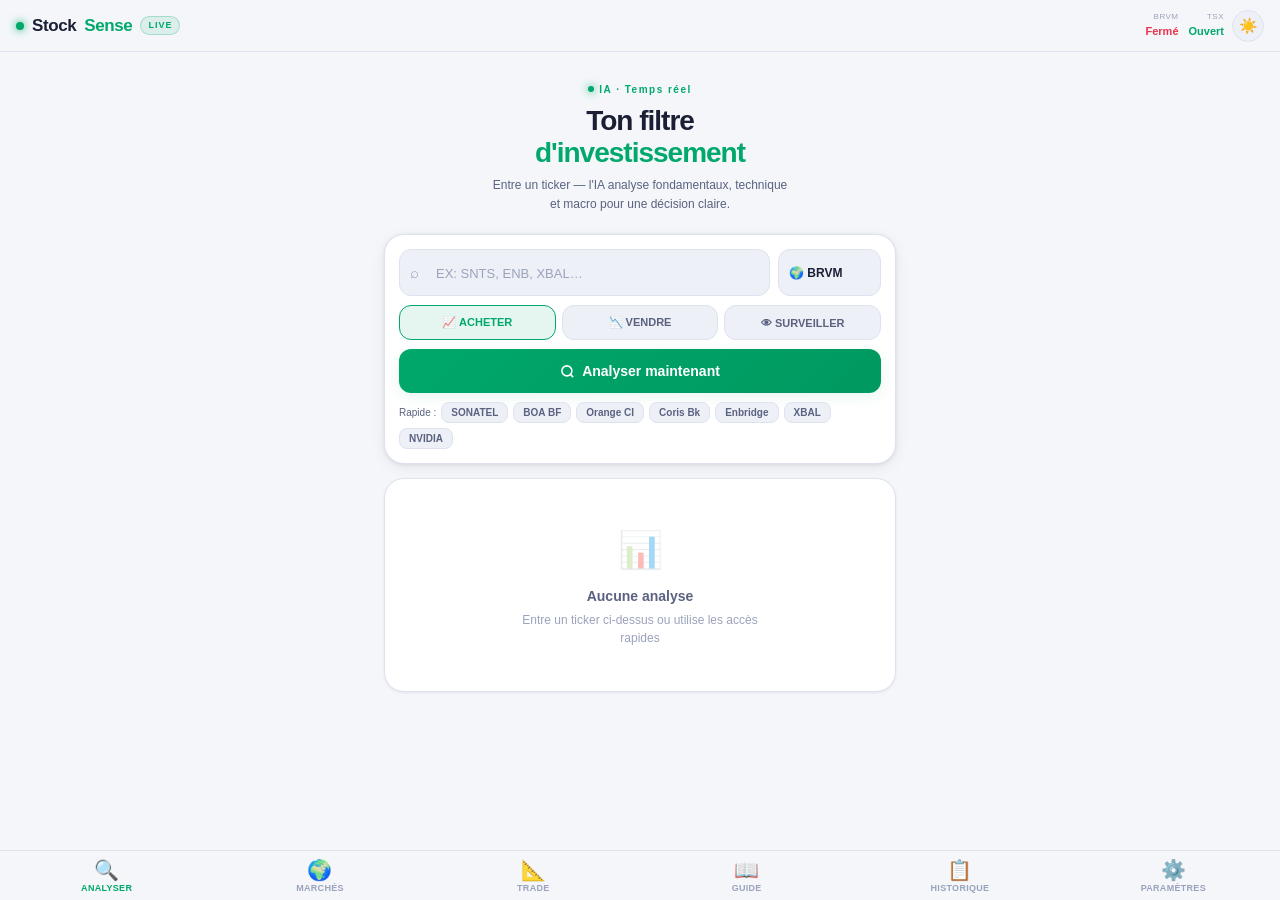
<file: index.html>
<!DOCTYPE html>
<html lang="fr">
<head>
<meta http-equiv="Content-Security-Policy" content="default-src 'self'; script-src 'self' 'unsafe-inline'; style-src 'self' 'unsafe-inline'; img-src 'self' data: https:; connect-src 'self' https://api.anthropic.com https://api.deepseek.com https://api.mistral.ai https://api.twelvedata.com https://openrouter.ai; object-src 'none'; base-uri 'self'; form-action 'none'">
<meta charset="UTF-8">
<meta name="viewport" content="width=device-width,initial-scale=1.0,viewport-fit=cover">
<meta name="apple-mobile-web-app-capable" content="yes">
<meta name="apple-mobile-web-app-status-bar-style" content="default">
<meta name="apple-mobile-web-app-title" content="StockSense">
<meta name="theme-color" content="#F4F6FA" id="theme-color-meta">
<meta name="description" content="Analyse boursière IA — BRVM, TSX, USA, Europe, Asie, Émergents">
<link rel="manifest" href="manifest.json">
<link rel="apple-touch-icon" href="icons/icon-192.png">
<link rel="stylesheet" href="css/style.css">
<title>StockSense AI</title>
<!-- Thème appliqué immédiatement pour éviter le flash blanc→noir -->
<script>
(function(){
  var t = localStorage.getItem('ss_theme') || 'light';
  document.documentElement.setAttribute('data-theme', t);
  var m = document.getElementById('theme-color-meta');
  if (m) m.content = t === 'dark' ? '#080A0F' : '#F4F6FA';
})();
</script>
</head>
<body>

<!-- TOPBAR -->
<div class="topbar">
  <div class="brand">
    <div class="brand-dot"></div>
    Stock<em>Sense</em>
    <span class="live-badge">LIVE</span>
  </div>
  <div class="topbar-actions">
    <div class="offline-badge" id="offline-b">📡 HORS LIGNE</div>
    <div class="mkt-row">
      <div class="mkt-item"><div class="mkt-name">BRVM</div><div class="mkt-val" id="bmv">+37.4%</div></div>
      <div class="mkt-item"><div class="mkt-name">TSX</div><div class="mkt-val" id="tmv">+12.1%</div></div>
    </div>
    <button class="theme-toggle" id="theme-btn" onclick="SS_APP.toggleTheme()" title="Changer de thème">☀️</button>
  </div>
</div>

<main>

<!-- PAGE ANALYSER -->
<div class="page active" id="page-analyze">
  <div class="hero">
    <div class="hero-tag"><div class="brand-dot" style="width:6px;height:6px"></div> IA · Temps réel</div>
    <h1>Ton filtre<br><em>d'investissement</em></h1>
    <p>Entre un ticker — l'IA analyse fondamentaux, technique et macro pour une décision claire.</p>
  </div>

  <div class="search-card">
    <div class="input-row">
      <div class="input-wrap">
        <span class="search-icon">⌕</span>
        <input id="tickerInput" type="text" placeholder="Ex: SNTS, ENB, XBAL…"
          autocomplete="off" autocorrect="off" spellcheck="false"
          autocapitalize="characters" inputmode="text">
      </div>
      <select id="marketSelect">
        <option value="BRVM">🌍 BRVM</option>
        <option value="TSX">🍁 TSX</option>
        <option value="USA">🇺🇸 États-Unis</option>
        <option value="Europe">🇪🇺 Europe</option>
        <option value="Asie">🌏 Asie</option>
        <option value="Émergents">🌐 Émergents</option>
        <option value="AUTO">🔍 Auto</option>
      </select>
    </div>
    <div class="intent-row">
      <button class="intent-btn active-buy" id="ib-buy"   onclick="SS_APP.setIntent('buy')">📈 ACHETER</button>
      <button class="intent-btn"            id="ib-sell"  onclick="SS_APP.setIntent('sell')">📉 VENDRE</button>
      <button class="intent-btn"            id="ib-watch" onclick="SS_APP.setIntent('watch')">👁 SURVEILLER</button>
    </div>
    <button class="analyze-btn" id="analyze-btn" onclick="SS_APP.runAnalysis()">
      <svg width="15" height="15" viewBox="0 0 24 24" fill="none" stroke="currentColor" stroke-width="2.5">
        <circle cx="11" cy="11" r="8"/><path d="M21 21l-4.35-4.35"/>
      </svg>
      Analyser maintenant
    </button>
    <div class="quick-picks">
      <span class="qp-label">Rapide :</span>
      <button class="qp-btn" onclick="SS_APP.quickPick('SNTS','BRVM')">SONATEL</button>
      <button class="qp-btn" onclick="SS_APP.quickPick('BOABF','BRVM')">BOA BF</button>
      <button class="qp-btn" onclick="SS_APP.quickPick('ORAC','BRVM')">Orange CI</button>
      <button class="qp-btn" onclick="SS_APP.quickPick('CBIBF','BRVM')">Coris Bk</button>
      <button class="qp-btn" onclick="SS_APP.quickPick('ENB','TSX')">Enbridge</button>
      <button class="qp-btn" onclick="SS_APP.quickPick('XBAL','TSX')">XBAL</button>
      <button class="qp-btn" onclick="SS_APP.quickPick('NVDA','AUTO')">NVIDIA</button>
    </div>
  </div>

  <div class="loading-state" id="loading-state">
    <div class="loading-ticker" id="loading-ticker">—</div>
    <div style="color:var(--mu);font-size:12px" id="loading-provider-label">Analyse IA en cours…</div>
    <div class="loading-bar-wrap"><div class="loading-bar"></div></div>
    <div style="margin-top:12px" id="loading-steps"></div>
  </div>

  <div id="results-section" style="display:none"></div>

  <div class="empty-state" id="empty-state">
    <div class="empty-icon">📊</div>
    <div class="empty-title">Aucune analyse</div>
    <div class="empty-text">Entre un ticker ci-dessus ou utilise les accès rapides</div>
  </div>
</div>

<!-- PAGE MARCHÉS -->
<div class="page" id="page-markets">
  <div class="page-header">
    <div class="page-eyebrow">Top Actions</div>
    <div class="page-title">Marchés mondiaux</div>
    <div class="page-sub">Meilleures opportunités par région — analyse IA</div>
  </div>
  <div class="region-tabs">
    <button class="rtab active" onclick="SS_APP.selectRegion('brvm',this)">
      🌍 BRVM<div class="rtab-dot" id="rd-brvm" style="background:#9BA3BC"></div>
    </button>
    <button class="rtab" onclick="SS_APP.selectRegion('tsx',this)">
      🍁 Canada<div class="rtab-dot" id="rd-tsx" style="background:#9BA3BC"></div>
    </button>
    <button class="rtab" onclick="SS_APP.selectRegion('usa',this)">
      🇺🇸 USA<div class="rtab-dot" id="rd-usa" style="background:#9BA3BC"></div>
    </button>
    <button class="rtab" onclick="SS_APP.selectRegion('europe',this)">
      🇪🇺 Europe<div class="rtab-dot" id="rd-europe" style="background:#9BA3BC"></div>
    </button>
    <button class="rtab" onclick="SS_APP.selectRegion('asie',this)">
      🌏 Asie<div class="rtab-dot" id="rd-asie" style="background:#9BA3BC"></div>
    </button>
    <button class="rtab" onclick="SS_APP.selectRegion('emergents',this)">
      🌐 Émergents<div class="rtab-dot" id="rd-emergents" style="background:#9BA3BC"></div>
    </button>
  </div>
  <div class="mkt-bar">
    <button class="mkt-refresh-btn" onclick="SS_APP.refreshMarket()">↻ Actualiser</button>
    <span class="mkt-ts" id="mkt-ts">Jamais actualisé</span>
  </div>
  <div id="mkt-body">
    <div class="mkt-loading">
      <div class="mkt-spin"></div>
      <div class="mkt-load-txt">Sélectionne une région pour commencer</div>
    </div>
  </div>
</div>

<!-- PAGE GUIDE -->
<div class="page" id="page-guide">
  <div class="page-header">
    <div class="page-eyebrow">Fondamentaux</div>
    <div class="page-title">Guide de lecture</div>
    <div class="page-sub">Comprendre les indicateurs boursiers</div>
  </div>
  <div id="guide-content"></div>
  <div style="height:24px"></div>
</div>

<!-- PAGE HISTORIQUE -->
<div class="page" id="page-history">
  <div class="page-header">
    <div style="display:flex;align-items:center;justify-content:space-between">
      <div>
        <div class="page-eyebrow">Historique</div>
        <div class="page-title">Mes analyses</div>
      </div>
      <button onclick="SS_APP.clearHistory()" style="padding:7px 13px;border-radius:var(--r-md);border:1px solid var(--bd);background:transparent;color:var(--mu);font-size:11px;font-weight:600;cursor:pointer">Nettoyer</button>
    </div>
  </div>
  <div id="history-content"></div>
  <div style="height:24px"></div>
</div>

<!-- PAGE PARAMÈTRES -->
<div class="page" id="page-settings">
  <div class="page-header">
    <div class="page-eyebrow">Configuration</div>
    <div class="page-title">Paramètres</div>
    <div class="page-sub">Fournisseur IA, clé API et préférences</div>
  </div>

  <!-- THÈME -->
  <div class="settings-section">
    <div class="settings-title">Apparence</div>
    <div class="theme-toggle-row">
      <div>
        <div class="settings-label">Thème sombre</div>
        <div class="settings-sub">Basculer entre clair et sombre</div>
      </div>
      <div class="toggle-switch" id="theme-toggle" onclick="SS_APP.toggleTheme()">
        <div class="toggle-knob"></div>
      </div>
    </div>
  </div>

  <!-- FOURNISSEUR IA -->
  <div class="settings-section">
    <div class="settings-title">Fournisseur IA</div>
    <div style="font-size:12px;color:var(--mu);margin-bottom:12px;line-height:1.6">
      Choisis le modèle IA pour tes analyses. Chaque fournisseur a sa propre clé API.
    </div>
    <div class="provider-grid" id="provider-grid">
      <div class="provider-card" data-provider="claude" onclick="SS_APP.selectProvider('claude')">
        <div class="prov-logo">🤖</div>
        <div class="prov-name">Claude</div>
        <div class="prov-model">Sonnet 4.6</div>
        <div class="prov-badge free-tier">Bloqué (CORS)</div>
      </div>
      <div class="provider-card" data-provider="mistral" onclick="SS_APP.selectProvider('mistral')">
        <div class="prov-logo">🌊</div>
        <div class="prov-name">Mistral AI</div>
        <div class="prov-model">Small Latest</div>
        <div class="prov-badge free-tier">1 mois gratuit</div>
      </div>
      <div class="provider-card selected" data-provider="deepseek" onclick="SS_APP.selectProvider('deepseek')">
        <div class="prov-logo">🔭</div>
        <div class="prov-name">DeepSeek</div>
        <div class="prov-model">DeepSeek Chat</div>
        <div class="prov-badge paid">Recommandé</div>
      </div>
      <div class="provider-card" data-provider="openrouter" onclick="SS_APP.selectProvider('openrouter')">
        <div class="prov-logo">🛤️</div>
        <div class="prov-name">OpenRouter</div>
        <div class="prov-model">Mistral 7B Free</div>
        <div class="prov-badge free">100% Gratuit</div>
      </div>
    </div>

    <!-- CHAMPS CLÉ API PAR PROVIDER -->
    <div class="api-fields">
      <div class="api-field-wrap" id="field-claude">
        <div class="api-field-label">
          Clé API Anthropic
          <a href="https://console.anthropic.com" target="_blank" rel="noopener noreferrer">→ Obtenir une clé</a>
        </div>
        <input class="api-key-input" id="key-claude" type="password"
          placeholder="sk-ant-api03-…" autocomplete="off" autocorrect="off" spellcheck="false">
        <div style="font-size:11px;color:var(--am);margin-top:5px">
          ⚠️ Anthropic refuse les appels directs depuis un navigateur (CORS) : cette clé ne peut pas
          débloquer les analyses dans cette app. Utilise DeepSeek à la place.
        </div>
      </div>
      <div class="api-field-wrap" id="field-mistral">
        <div class="api-field-label">
          Clé API Mistral AI
          <a href="https://console.mistral.ai" target="_blank" rel="noopener noreferrer">→ Obtenir une clé</a>
        </div>
        <input class="api-key-input" id="key-mistral" type="password"
          placeholder="Clé Mistral AI…" autocomplete="off" autocorrect="off" spellcheck="false">
      </div>
      <div class="api-field-wrap visible" id="field-deepseek">
        <div class="api-field-label">
          Clé API DeepSeek
          <a href="https://platform.deepseek.com" target="_blank" rel="noopener noreferrer">→ Obtenir une clé</a>
        </div>
        <input class="api-key-input" id="key-deepseek" type="password"
          placeholder="sk-…" autocomplete="off" autocorrect="off" spellcheck="false">
      </div>
      <div class="api-field-wrap" id="field-openrouter">
        <div class="api-field-label">
          Clé API OpenRouter
          <a href="https://openrouter.ai/keys" target="_blank" rel="noopener noreferrer">→ Obtenir une clé gratuite</a>
        </div>
        <input class="api-key-input" id="key-openrouter" type="password"
          placeholder="sk-or-…" autocomplete="off" autocorrect="off" spellcheck="false">
        <div style="font-size:11px;color:var(--gr);margin-top:5px">
          ✓ OpenRouter offre un accès gratuit à Mistral 7B sans carte bancaire.
        </div>
      </div>
    </div>
    <div class="api-key-actions" style="margin-top:10px">
      <button class="btn-save" onclick="SS_APP.saveApiKey()">Sauvegarder</button>
      <button class="btn-clear" onclick="SS_APP.testerCle()">Tester la clé</button>
      <button class="btn-clear" onclick="SS_APP.clearApiKey()">Effacer</button>
    </div>
    <div class="api-key-status" id="api-key-status">Non configurée</div>
    <div class="api-key-status" id="api-key-test" style="color:var(--mu)"></div>
  </div>

  <!-- DONNÉES DE MARCHÉ -->
  <div class="settings-section">
    <div class="settings-title">Données de marché</div>
    <div style="font-size:12px;color:var(--mu);margin-bottom:12px;line-height:1.6">
      Sans clé, l'IA <b>estime</b> les prix : l'analyse reste indicative. Avec une clé, les
      cotations, les volumes, le RSI(14) et les moyennes mobiles sont <b>réels et mesurés</b>.
    </div>
    <div class="api-field-label">
      Clé API Twelve Data
      <a href="https://twelvedata.com/pricing" target="_blank" rel="noopener noreferrer">→ Créer une clé gratuite</a>
    </div>
    <input class="api-key-input" id="quotes-key" type="password"
      placeholder="Colle ta clé Twelve Data…" autocomplete="off" autocorrect="off" spellcheck="false">
    <div class="api-key-actions" style="margin-top:10px">
      <button class="btn-save" onclick="SS_APP.saveQuotesKey()">Sauvegarder</button>
      <button class="btn-clear" onclick="SS_APP.testerQuotesCle()">Tester la source</button>
      <button class="btn-clear" onclick="SS_APP.clearQuotesKey()">Effacer</button>
    </div>
    <div class="api-key-status" id="quotes-key-status">Aucune clé</div>
    <div class="api-key-status" id="quotes-test" style="color:var(--mu)"></div>
    <div style="font-size:11px;color:var(--mu);margin-top:10px;line-height:1.55">
      <b style="color:var(--gr)">La BRVM ne demande aucune clé.</b> Ses cours de clôture sont extraits
      de brvm.org chaque séance par un runner GitHub Actions, puis publiés dans le dépôt :
      l'app les lit depuis sa propre origine. L'historique se construit séance après séance —
      le RSI BRVM devient calculable au bout d'une quinzaine de séances.
    </div>
  </div>

  <!-- INFOS -->
  <div class="settings-section">
    <div class="settings-title">Informations</div>
    <div class="settings-row">
      <div><div class="settings-label">Version</div><div class="settings-sub">StockSense AI v2.0</div></div>
    </div>
    <div class="settings-row">
      <div><div class="settings-label">Fournisseur actif</div><div class="settings-sub" id="active-provider-label">Claude (Anthropic)</div></div>
    </div>
    <div class="settings-row">
      <div><div class="settings-label">Données</div><div class="settings-sub">BRVM, TSX, NYSE, Euronext, Nikkei, Émergents</div></div>
    </div>
    <div class="settings-row">
      <div><div class="settings-label">Cache offline</div><div class="settings-sub">IndexedDB automatique</div></div>
    </div>
  </div>

  <!-- DONNÉES -->
  <div class="settings-section">
    <div class="settings-title">Données & Cache</div>
    <button class="btn-danger" onclick="SS_APP.clearHistory()">
      🗑 Nettoyer l'historique ancien (+ 30 jours)
    </button>
  </div>

  <div style="background:var(--am2);border:1px solid rgba(212,134,10,.3);border-radius:var(--r-md);padding:13px;margin-bottom:12px">
    <div style="font-size:12px;color:var(--am);font-weight:700;margin-bottom:5px">⚠️ Avertissement</div>
    <div style="font-size:11px;color:var(--mu);line-height:1.65">
      StockSense AI est un outil informatif uniquement. Les analyses ne constituent pas des conseils financiers officiels. Effectuez toujours vos propres recherches avant d'investir.
    </div>
  </div>
  <div style="height:24px"></div>
</div>

</main>

<!-- MODAL -->
<div class="modal-overlay" id="modal" onclick="SS_UI.closeModalOutside(event)">
  <div class="modal-box">
    <div class="modal-icon" id="m-ico">⚠️</div>
    <div class="modal-title" id="m-title">Une erreur est survenue</div>
    <div class="modal-msg" id="m-msg"></div>
    <div class="modal-hint" id="m-hint" style="display:none"></div>
    <div id="m-btns">
      <button class="mbtn-retry" id="m-retry" onclick="SS_UI.closeModal()">Réessayer</button>
      <button class="mbtn-close" onclick="SS_UI.closeModal()">Fermer</button>
    </div>
  </div>
</div>

<!-- BOTTOM NAV -->
<nav class="bottom-nav">
  <button class="bn active" id="bn-analyze"  onclick="SS_APP.showPage('analyze')"><div class="bn-icon">🔍</div>ANALYSER</button>
  <button class="bn"        id="bn-markets"  onclick="SS_APP.showPage('markets')"><div class="bn-icon">🌍</div>MARCHÉS</button>
  <button class="bn"        id="bn-trade"    onclick="location.href='trade.html'"><div class="bn-icon">📐</div>TRADE</button>
  <button class="bn"        id="bn-guide"    onclick="SS_APP.showPage('guide')"><div class="bn-icon">📖</div>GUIDE</button>
  <button class="bn"        id="bn-history"  onclick="SS_APP.showPage('history')"><div class="bn-icon">📋</div>HISTORIQUE</button>
  <button class="bn"        id="bn-settings" onclick="SS_APP.showPage('settings')"><div class="bn-icon">⚙️</div>PARAMÈTRES</button>
</nav>

<!-- SCRIPTS -->
<script src="js/hours.js"></script>
<script src="js/markets.js"></script>
<script src="js/db.js"></script>
<script src="js/quotes.js"></script>
<script src="js/api.js"></script>
<script src="js/ui.js"></script>
<script src="js/app.js"></script>

<script>
(function updateDots(){
  ['brvm','tsx','usa','europe','asie','emergents'].forEach(function(r){
    var el = document.getElementById('rd-' + r);
    if (!el) return;
    var st = window.SS_HOURS && window.SS_HOURS.getMarketStatus(r);
    if (st) el.style.background = st.isOpen ? '#00A86B' : '#E8334A';
  });
  setTimeout(updateDots, 60000);
})();
</script>

</body>
</html>
</file>
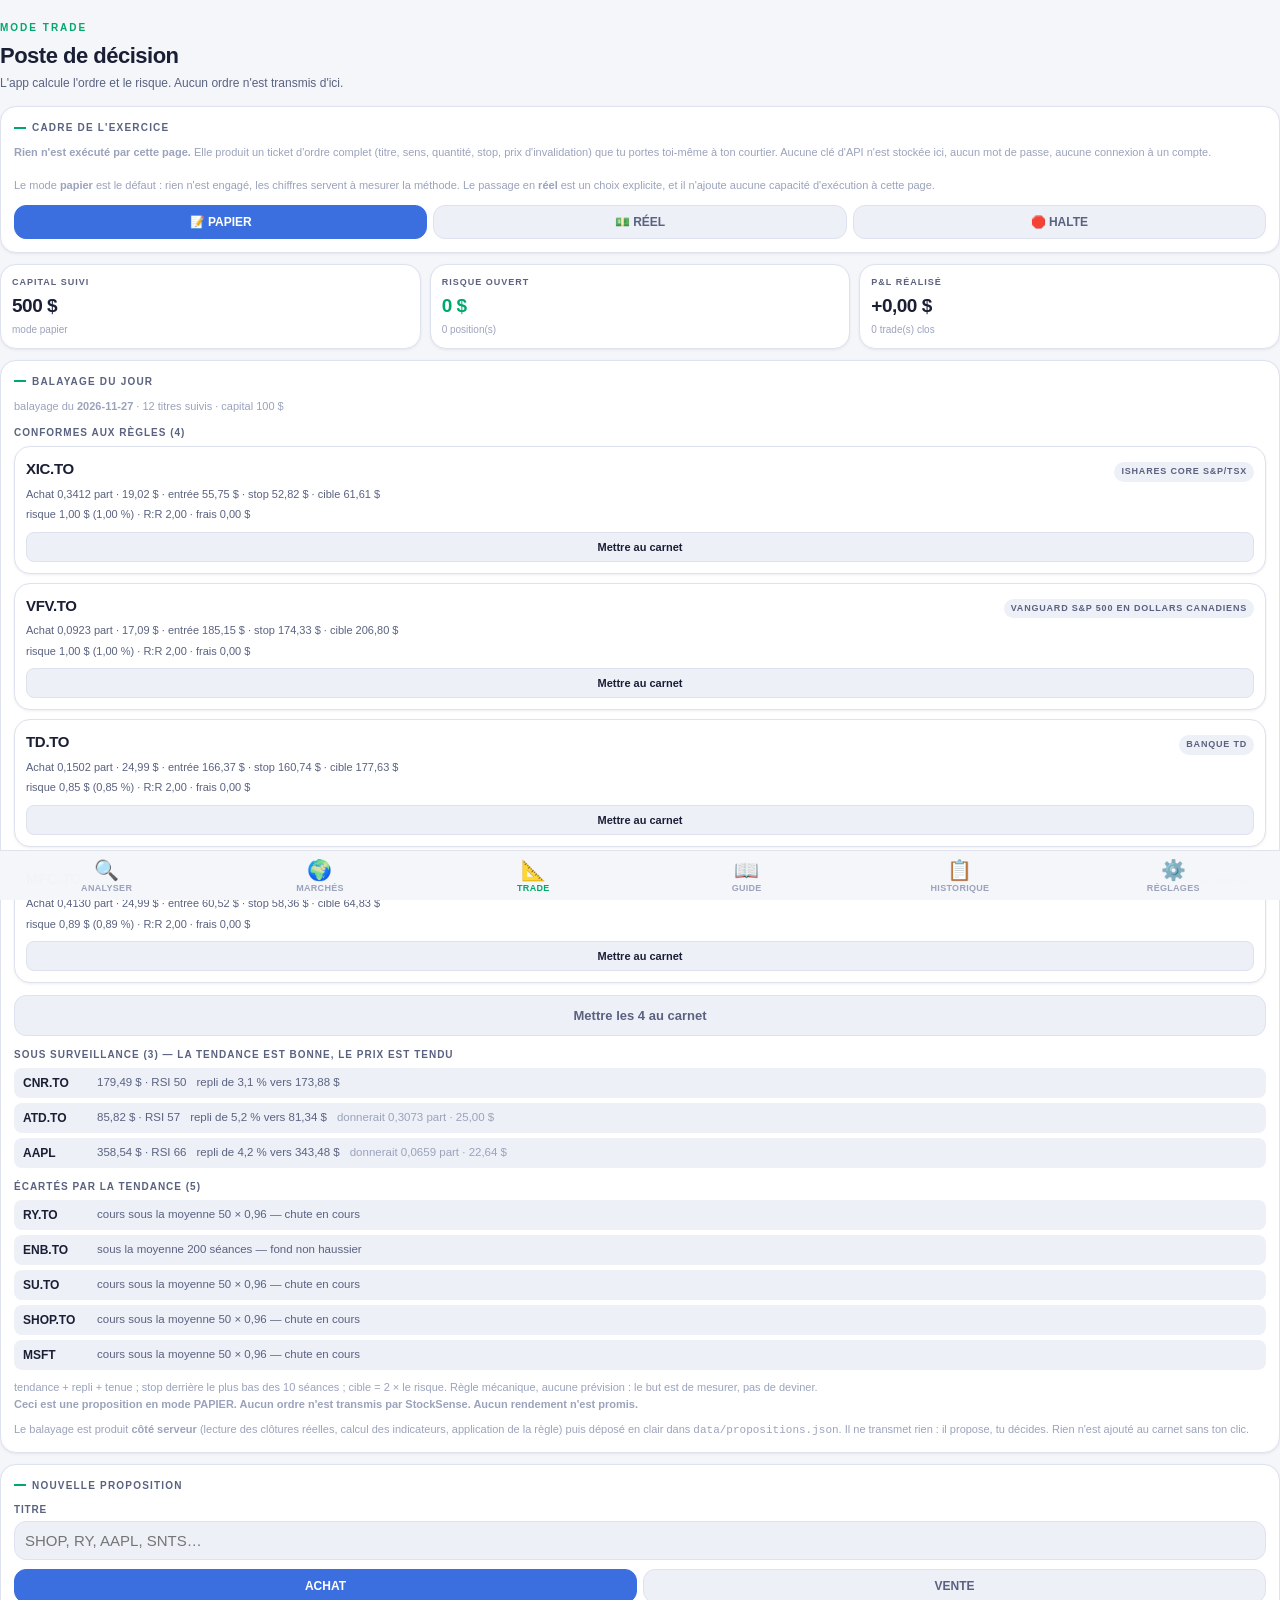
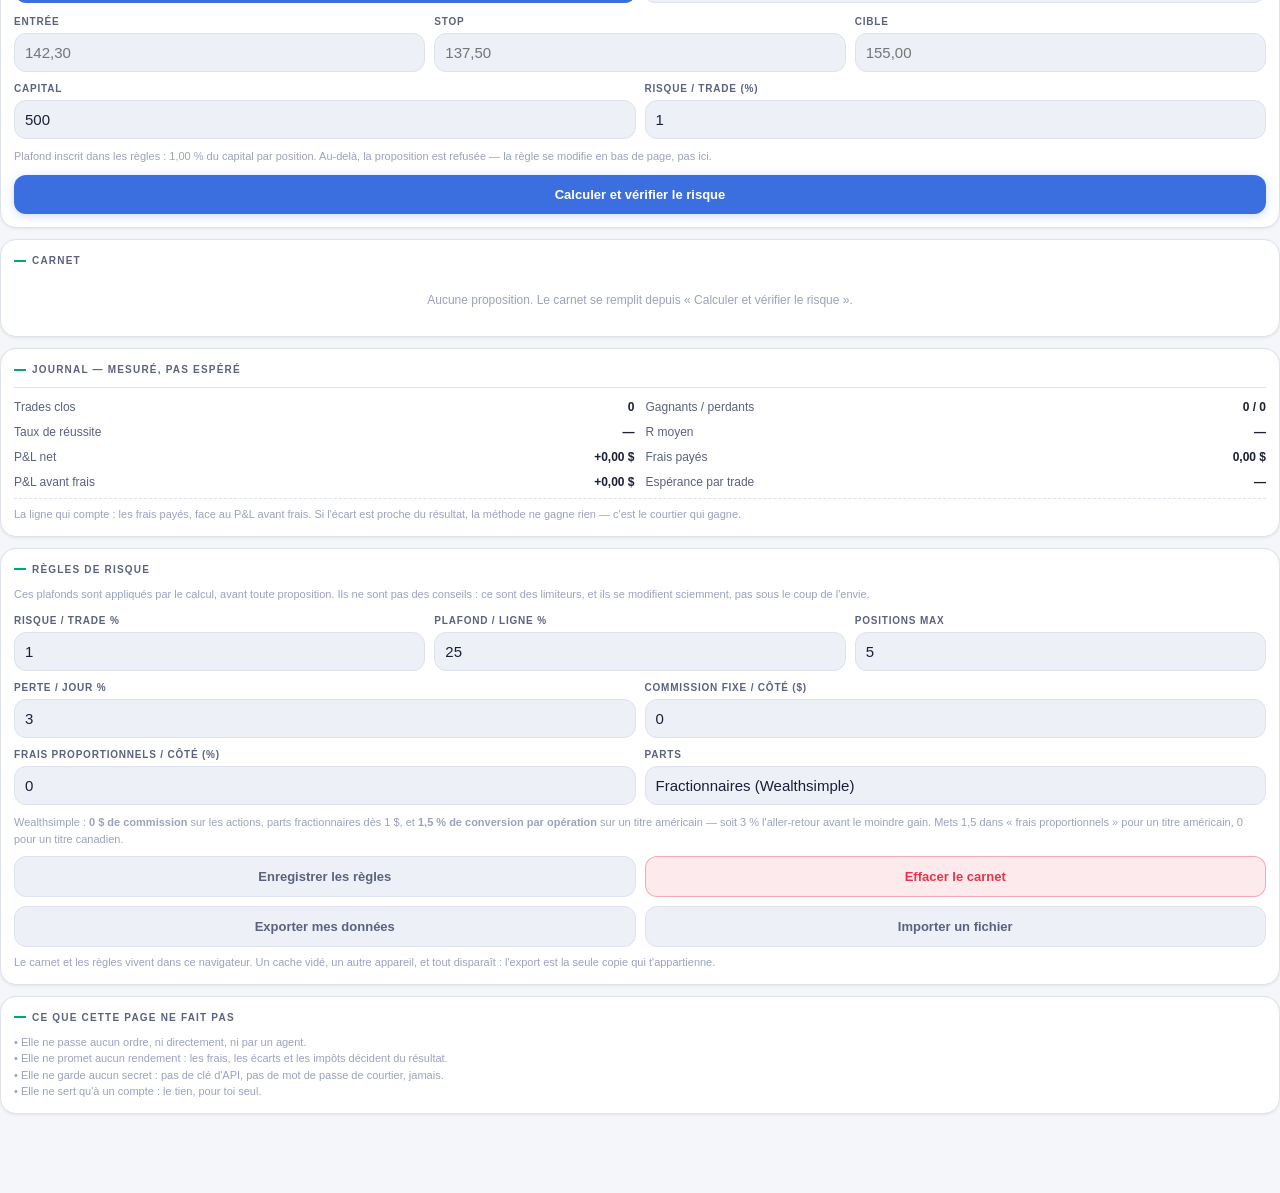
<file: trade.html>
<!DOCTYPE html>
<html lang="fr">
<head>
<meta http-equiv="Content-Security-Policy" content="default-src 'self' blob:; script-src 'self' 'unsafe-inline'; style-src 'self' 'unsafe-inline'; img-src 'self' data: https:; connect-src 'self' https://api.anthropic.com https://api.deepseek.com https://api.mistral.ai https://api.twelvedata.com https://openrouter.ai; object-src 'none'; base-uri 'self'; form-action 'none'">
<meta charset="UTF-8">
<meta name="viewport" content="width=device-width,initial-scale=1,viewport-fit=cover">
<meta name="theme-color" content="#F4F6FA" id="theme-color-meta">
<title>StockSense — Mode Trade</title>
<!-- Même thème que l'application, appliqué avant le premier rendu -->
<script>
(function(){
  var t = localStorage.getItem('ss_theme') || 'light';
  document.documentElement.setAttribute('data-theme', t);
  var m = document.getElementById('theme-color-meta');
  if (m) m.content = t === 'dark' ? '#080A0F' : '#F4F6FA';
})();
</script>
<link rel="manifest" href="manifest.json">
<link rel="stylesheet" href="css/style.css">
<style>
  /* ── MODE TRADE — styles propres à la page ─────────────────────── */
  .tr-grid{display:grid;gap:9px}
  .tr-kpi{display:grid;grid-template-columns:repeat(3,1fr);gap:9px;margin-bottom:11px}
  .tr-kpi .k{background:var(--s1);border:1px solid var(--bd);border-radius:var(--r-lg);padding:11px;box-shadow:var(--shadow-sm)}
  .tr-kpi .k .l{font-size:9px;font-weight:700;color:var(--mu);letter-spacing:1px;text-transform:uppercase}
  .tr-kpi .k .v{font-size:19px;font-weight:800;color:var(--tx);letter-spacing:-.5px;margin-top:3px}
  .tr-kpi .k .s{font-size:10px;color:var(--di);margin-top:1px}
  .tr-kpi .k.alarme{border-color:var(--re);background:var(--re2)}
  .tr-kpi .k.alarme .v{color:var(--re)}
  .tr-kpi .k.ok .v{color:var(--gr)}
  .tr-champ{margin-bottom:9px}
  .tr-champ label{display:block;font-size:10px;font-weight:700;color:var(--mu);letter-spacing:.8px;text-transform:uppercase;margin-bottom:4px}
  .tr-champ input,.tr-champ select{width:100%;padding:10px;border-radius:var(--r-md);border:1px solid var(--bd);background:var(--s2);color:var(--tx);font-size:15px;font-family:inherit;-webkit-appearance:none}
  .tr-champ input:focus,.tr-champ select:focus{outline:none;border-color:var(--bl)}
  .tr-duo{display:grid;grid-template-columns:1fr 1fr;gap:9px}
  .tr-tri{display:grid;grid-template-columns:1fr 1fr 1fr;gap:9px}
  .tr-seg{display:flex;gap:6px;margin-bottom:11px}
  .tr-seg button{flex:1;padding:9px;border-radius:var(--r-md);border:1px solid var(--bd);background:var(--s2);color:var(--mu);font-size:12px;font-weight:800}
  .tr-seg button.on{background:var(--bl);border-color:var(--bl);color:#fff}
  .tr-seg button.on.vente{background:var(--re);border-color:var(--re)}
  .tr-btn{width:100%;padding:12px;border-radius:var(--r-md);background:var(--bl);color:#fff;font-size:13px;font-weight:800;box-shadow:0 2px 8px rgba(59,111,224,.25)}
  .tr-btn.gris{background:var(--s2);color:var(--mu);box-shadow:none;border:1px solid var(--bd)}
  .tr-btn.danger{background:var(--re2);color:var(--re);border:1px solid rgba(232,51,74,.35);box-shadow:none}
  .tr-verdict{border-radius:var(--r-lg);padding:13px;margin-bottom:11px;border:1px solid var(--bd);background:var(--s1)}
  .tr-verdict .t{font-size:15px;font-weight:800;letter-spacing:-.3px}
  .tr-verdict .t.no{color:var(--re)}
  .tr-verdict .t.yes{color:var(--gr)}
  .tr-verdict ul{margin:7px 0 0 16px;font-size:12px;color:var(--mu)}
  .tr-verdict ul li{margin-bottom:3px}
  .tr-fig{display:grid;grid-template-columns:1fr 1fr;gap:7px 11px;margin-top:10px;padding-top:10px;border-top:1px solid var(--bd)}
  .tr-fig > div{display:flex;justify-content:space-between;gap:8px;font-size:12px;color:var(--mu)}
  .tr-fig > .pied{display:block}
  .tr-fig b{color:var(--tx);font-weight:700;font-variant-numeric:tabular-nums}
  .tr-fig .pied{grid-column:1 / -1;font-size:11px;color:var(--di);border-top:1px dashed var(--bd);padding-top:7px}
  .tr-carte{border:1px solid var(--bd);border-radius:var(--r-lg);padding:11px;background:var(--s1);box-shadow:var(--shadow-sm);margin-bottom:9px}
  .tr-carte .h{display:flex;justify-content:space-between;align-items:baseline;gap:8px}
  .tr-carte .h .tk{font-size:15px;font-weight:800;letter-spacing:-.3px}
  .tr-carte .h .et{font-size:9px;font-weight:800;letter-spacing:.8px;text-transform:uppercase;padding:3px 7px;border-radius:999px;background:var(--s2);color:var(--mu)}
  .tr-carte .h .et.execute{background:var(--gr2);color:var(--gr)}
  .tr-carte .h .et.clos{background:var(--s2);color:var(--di)}
  .tr-carte .h .et.refuse{background:var(--re2);color:var(--re)}
  .tr-carte .l{font-size:11px;color:var(--mu);margin-top:4px;font-variant-numeric:tabular-nums}
  .tr-carte .a{display:flex;gap:6px;margin-top:9px;flex-wrap:wrap}
  .tr-carte .a button{flex:1;min-width:88px;padding:8px;border-radius:var(--r-sm);border:1px solid var(--bd);background:var(--s2);color:var(--tx);font-size:11px;font-weight:700}
  .tr-carte .a button.sup{border-color:rgba(232,51,74,.3);color:var(--re);background:var(--re2)}
  .tr-vide{font-size:12px;color:var(--di);text-align:center;padding:14px 0}
  .tr-note{font-size:11px;color:var(--di);line-height:1.5}
  .tr-copier{font-family:ui-monospace,'SF Mono',Menlo,monospace;font-size:11px;color:var(--tx);background:var(--s2);border:1px solid var(--bd);border-radius:var(--r-md);padding:10px;margin-top:9px;white-space:pre-wrap;word-break:break-word}
  .tr-pill{display:inline-block;font-size:9px;font-weight:800;letter-spacing:1px;text-transform:uppercase;padding:3px 8px;border-radius:999px;border:1px solid var(--bd);color:var(--mu)}
  .tr-scan-titre{font-size:10px;font-weight:700;color:var(--mu);letter-spacing:1px;text-transform:uppercase;margin:11px 0 6px}
  .tr-scan-liste{display:flex;flex-direction:column;gap:5px}
  .tr-scan-ligne{display:flex;flex-wrap:wrap;gap:4px 10px;font-size:11.5px;color:var(--mu);padding:6px 9px;border-radius:var(--r-sm);background:var(--s2);font-variant-numeric:tabular-nums}
  .tr-scan-ligne b{color:var(--tx);font-size:12px;min-width:64px}
  .tr-scan-ligne .di{color:var(--di)}
  .tr-pill.reel{border-color:var(--re);color:var(--re);background:var(--re2)}
  .tr-pill.papier{border-color:var(--bl);color:var(--bl);background:rgba(59,111,224,.10)}
</style>
</head>
<body>

<div class="page active" id="page-trade">

  <div class="page-header">
    <div class="page-eyebrow">Mode Trade</div>
    <div class="page-title">Poste de décision</div>
    <div class="page-sub">L'app calcule l'ordre et le risque. Aucun ordre n'est transmis d'ici.</div>
  </div>

  <div class="section-panel">
    <div class="section-title">Cadre de l'exercice</div>
    <div class="tr-note">
      <b>Rien n'est exécuté par cette page.</b> Elle produit un ticket d'ordre complet (titre, sens,
      quantité, stop, prix d'invalidation) que tu portes toi-même à ton courtier. Aucune clé d'API
      n'est stockée ici, aucun mot de passe, aucune connexion à un compte.
      <br><br>
      Le mode <b>papier</b> est le défaut : rien n'est engagé, les chiffres servent à mesurer la
      méthode. Le passage en <b>réel</b> est un choix explicite, et il n'ajoute aucune capacité
      d'exécution à cette page.
    </div>
    <div class="tr-seg" style="margin:11px 0 0">
      <button id="tr-mode-papier" class="on">📝 PAPIER</button>
      <button id="tr-mode-reel">💵 RÉEL</button>
      <button id="tr-halte">🛑 HALTE</button>
    </div>
    <div class="tr-note" id="tr-halte-note"></div>
  </div>

  <div class="tr-kpi" id="tr-kpi"></div>

  <div class="section-panel">
    <div class="section-title">Balayage du jour</div>
    <div id="tr-scan"><div class="tr-vide">Chargement du balayage…</div></div>
    <div class="tr-note" style="margin-top:9px">
      Le balayage est produit <b>côté serveur</b> (lecture des clôtures réelles, calcul des
      indicateurs, application de la règle) puis déposé en clair dans <code>data/propositions.json</code>.
      Il ne transmet rien : il propose, tu décides. Rien n'est ajouté au carnet sans ton clic.
    </div>
  </div>

  <div class="section-panel">
    <div class="section-title">Nouvelle proposition</div>
    <div class="tr-champ">
      <label for="tr-ticker">Titre</label>
      <input id="tr-ticker" placeholder="SHOP, RY, AAPL, SNTS…" autocomplete="off">
    </div>
    <div class="tr-seg" id="tr-sens">
      <button class="on" data-sens="achat">ACHAT</button>
      <button data-sens="vente">VENTE</button>
    </div>
    <div class="tr-tri">
      <div class="tr-champ"><label for="tr-entree">Entrée</label><input id="tr-entree" inputmode="decimal" placeholder="142,30"></div>
      <div class="tr-champ"><label for="tr-stop">Stop</label><input id="tr-stop" inputmode="decimal" placeholder="137,50"></div>
      <div class="tr-champ"><label for="tr-cible">Cible</label><input id="tr-cible" inputmode="decimal" placeholder="155,00"></div>
    </div>
    <div class="tr-duo">
      <div class="tr-champ"><label for="tr-capital">Capital</label><input id="tr-capital" inputmode="decimal"></div>
      <div class="tr-champ"><label for="tr-risque">Risque / trade (%)</label><input id="tr-risque" inputmode="decimal"></div>
    </div>
    <div class="tr-note" id="tr-risque-note" style="margin-bottom:11px"></div>
    <button class="tr-btn" id="tr-calc">Calculer et vérifier le risque</button>
  </div>

  <div id="tr-resultat"></div>

  <div class="section-panel">
    <div class="section-title">Carnet</div>
    <div id="tr-carnet"></div>
  </div>

  <div class="section-panel">
    <div class="section-title">Journal — mesuré, pas espéré</div>
    <div id="tr-journal"></div>
  </div>

  <div class="section-panel">
    <div class="section-title">Règles de risque</div>
    <div class="tr-note" style="margin-bottom:11px">
      Ces plafonds sont appliqués par le calcul, avant toute proposition. Ils ne sont pas des
      conseils : ce sont des limiteurs, et ils se modifient sciemment, pas sous le coup de l'envie.
    </div>
    <div class="tr-tri">
      <div class="tr-champ"><label for="tr-r-risque">Risque / trade %</label><input id="tr-r-risque" inputmode="decimal"></div>
      <div class="tr-champ"><label for="tr-r-ligne">Plafond / ligne %</label><input id="tr-r-ligne" inputmode="decimal"></div>
      <div class="tr-champ"><label for="tr-r-pos">Positions max</label><input id="tr-r-pos" inputmode="numeric"></div>
    </div>
    <div class="tr-duo">
      <div class="tr-champ"><label for="tr-r-perte">Perte / jour %</label><input id="tr-r-perte" inputmode="decimal"></div>
      <div class="tr-champ"><label for="tr-r-comm">Commission fixe / côté ($)</label><input id="tr-r-comm" inputmode="decimal"></div>
    </div>
    <div class="tr-duo">
      <div class="tr-champ"><label for="tr-r-fraispct">Frais proportionnels / côté (%)</label><input id="tr-r-fraispct" inputmode="decimal"></div>
      <div class="tr-champ"><label for="tr-r-frac">Parts</label>
        <select id="tr-r-frac">
          <option value="oui">Fractionnaires (Wealthsimple)</option>
          <option value="non">Entières seulement</option>
        </select>
      </div>
    </div>
    <div class="tr-note" style="margin-bottom:9px">
      Wealthsimple : <b>0 $ de commission</b> sur les actions, parts fractionnaires dès 1 $, et
      <b>1,5 % de conversion par opération</b> sur un titre américain — soit 3 % l'aller-retour avant
      le moindre gain. Mets 1,5 dans « frais proportionnels » pour un titre américain, 0 pour un
      titre canadien.
    </div>
    <div class="tr-duo">
      <button class="tr-btn gris" id="tr-r-sauv">Enregistrer les règles</button>
      <button class="tr-btn danger" id="tr-vider">Effacer le carnet</button>
    </div>
    <div class="tr-duo" style="margin-top:9px">
      <button class="tr-btn gris" id="tr-export">Exporter mes données</button>
      <button class="tr-btn gris" id="tr-import-btn">Importer un fichier</button>
    </div>
    <input type="file" id="tr-import" accept="application/json,.json" hidden>
    <div class="tr-note" id="tr-export-note" style="margin-top:7px">
      Le carnet et les règles vivent dans ce navigateur. Un cache vidé, un autre appareil, et tout
      disparaît : l'export est la seule copie qui t'appartienne.
    </div>
  </div>

  <div class="section-panel">
    <div class="section-title">Ce que cette page ne fait pas</div>
    <div class="tr-note">
      • Elle ne passe aucun ordre, ni directement, ni par un agent.<br>
      • Elle ne promet aucun rendement : les frais, les écarts et les impôts décident du résultat.<br>
      • Elle ne garde aucun secret : pas de clé d'API, pas de mot de passe de courtier, jamais.<br>
      • Elle ne sert qu'à un compte : le tien, pour toi seul.
    </div>
  </div>

</div>

<nav class="bottom-nav">
  <button class="bn" onclick="location.href='index.html'"><div class="bn-icon">🔍</div>ANALYSER</button>
  <button class="bn" onclick="location.href='index.html#markets'"><div class="bn-icon">🌍</div>MARCHÉS</button>
  <button class="bn active"><div class="bn-icon">📐</div>TRADE</button>
  <button class="bn" onclick="location.href='index.html#guide'"><div class="bn-icon">📖</div>GUIDE</button>
  <button class="bn" onclick="location.href='index.html#history'"><div class="bn-icon">📋</div>HISTORIQUE</button>
  <button class="bn" onclick="location.href='index.html#settings'"><div class="bn-icon">⚙️</div>RÉGLAGES</button>
</nav>

<script src="js/trade.js"></script>
</body>
</html>
</file>
<file: css/style.css>
/* ── RESET & ROOT ────────────────────────────────────────────────── */
*,*::before,*::after{box-sizing:border-box;margin:0;padding:0;-webkit-tap-highlight-color:transparent}

/* THÈME CLAIR (défaut) */
:root{
  --bg:#F4F6FA;--s1:#FFFFFF;--s2:#EDF0F7;--bd:#DDE2EE;--bd2:#C8D0E4;
  --gr:#00A86B;--gr2:rgba(0,168,107,.10);
  --re:#E8334A;--re2:rgba(232,51,74,.10);
  --am:#D4860A;--am2:rgba(212,134,10,.10);
  --bl:#3B6FE0;
  --tx:#1A1F35;--mu:#5A6280;--di:#9BA3BC;
  --r-sm:8px;--r-md:12px;--r-lg:16px;--r-xl:20px;
  --shadow:0 1px 4px rgba(0,0,0,.08),0 4px 16px rgba(0,0,0,.06);
  --shadow-sm:0 1px 3px rgba(0,0,0,.07);
}

/* THÈME SOMBRE */
[data-theme="dark"]{
  --bg:#080A0F;--s1:#111520;--s2:#181D2A;--bd:#252B3D;--bd2:#2E3650;
  --gr:#00D68F;--gr2:rgba(0,214,143,.12);
  --re:#FF4D6A;--re2:rgba(255,77,106,.12);
  --am:#FFB340;--am2:rgba(255,179,64,.12);
  --bl:#5B8CFF;
  --tx:#D8DCE8;--mu:#6B738F;--di:#3A4158;
  --shadow:none;--shadow-sm:none;
}

html{-webkit-text-size-adjust:100%;scroll-behavior:smooth}
/* Bloquer les transitions au 1er rendu pour éviter le flash blanc→noir */
html.no-transition *{ transition:none !important; }
body{
  background:var(--bg);color:var(--tx);
  font-family:-apple-system,'SF Pro Display','Helvetica Neue',sans-serif;
  font-size:15px;line-height:1.5;min-height:100vh;overflow-x:hidden;
  padding-bottom:calc(68px + env(safe-area-inset-bottom));
  transition:background .25s,color .25s;
}
/* Grille subtile en mode sombre seulement */
[data-theme="dark"] body::before{
  content:'';position:fixed;inset:0;z-index:0;pointer-events:none;
  background-image:linear-gradient(var(--bd) 1px,transparent 1px),
    linear-gradient(90deg,var(--bd) 1px,transparent 1px);
  background-size:40px 40px;opacity:.13;
}
button{cursor:pointer;border:none;background:none;font-family:inherit;-webkit-appearance:none}
input,select{font-family:inherit;-webkit-appearance:none}

/* ── TOPBAR ──────────────────────────────────────────────────────── */
.topbar{
  position:sticky;top:0;z-index:200;
  display:flex;align-items:center;justify-content:space-between;
  padding:0 16px;padding-top:env(safe-area-inset-top);
  height:calc(52px + env(safe-area-inset-top));
  background:rgba(244,246,250,.92);
  backdrop-filter:blur(20px);-webkit-backdrop-filter:blur(20px);
  border-bottom:1px solid var(--bd);
  transition:background .25s,border-color .25s;
}
[data-theme="dark"] .topbar{background:rgba(8,10,15,.94)}
.brand{display:flex;align-items:center;gap:8px;font-weight:700;font-size:17px;letter-spacing:-.4px;color:var(--tx)}
.brand em{font-style:normal;color:var(--gr)}
.brand-dot{
  width:8px;height:8px;border-radius:50%;background:var(--gr);
  box-shadow:0 0 8px var(--gr);animation:pdot 2.5s infinite;
}
@keyframes pdot{0%,100%{opacity:1;transform:scale(1)}50%{opacity:.3;transform:scale(.6)}}
.live-badge{
  font-size:9px;font-weight:700;letter-spacing:1px;color:var(--gr);
  background:var(--gr2);border:1px solid rgba(0,168,107,.25);
  padding:2px 7px;border-radius:20px;
}
[data-theme="dark"] .live-badge{border-color:rgba(0,214,143,.3)}
.mkt-row{display:flex;gap:10px}
.mkt-item{text-align:right}
.mkt-name{font-size:8px;color:var(--di);letter-spacing:.5px}
.mkt-val{font-size:11px;font-weight:700;color:var(--gr);font-variant-numeric:tabular-nums}
.topbar-actions{display:flex;align-items:center;gap:8px}
.theme-toggle{
  width:32px;height:32px;border-radius:50%;border:1px solid var(--bd);
  background:var(--s2);color:var(--mu);font-size:15px;
  display:flex;align-items:center;justify-content:center;
  transition:all .2s;
}
.theme-toggle:active{transform:scale(.9)}
.offline-badge{
  display:none;align-items:center;gap:5px;
  background:var(--re2);border:1px solid rgba(232,51,74,.3);
  color:var(--re);font-size:9px;font-weight:700;
  padding:3px 8px;border-radius:20px;
}

/* ── PAGES ───────────────────────────────────────────────────────── */
main{position:relative;z-index:1;padding:0 14px 16px}
.page{display:none}
.page.active{display:block}
.page-header{padding:20px 0 14px}
.page-eyebrow{font-size:10px;font-weight:700;color:var(--gr);letter-spacing:2px;text-transform:uppercase;margin-bottom:4px}
.page-title{font-size:22px;font-weight:800;color:var(--tx);letter-spacing:-.5px;margin-bottom:2px}
.page-sub{font-size:12px;color:var(--mu)}

/* ── HERO ────────────────────────────────────────────────────────── */
.hero{text-align:center;padding:24px 8px 20px}
.hero-tag{display:inline-flex;align-items:center;gap:5px;font-size:10px;font-weight:700;letter-spacing:1.5px;color:var(--gr);margin-bottom:8px}
.hero h1{font-size:clamp(22px,7vw,28px);font-weight:800;letter-spacing:-1px;line-height:1.15;margin-bottom:7px;color:var(--tx)}
.hero h1 em{font-style:normal;color:var(--gr)}
.hero p{color:var(--mu);font-size:12px;line-height:1.6;max-width:300px;margin:0 auto}

/* ── SEARCH CARD ─────────────────────────────────────────────────── */
.search-card{
  background:var(--s1);border:1px solid var(--bd);
  border-radius:var(--r-xl);padding:14px;margin-bottom:14px;
  box-shadow:var(--shadow);transition:border-color .2s,box-shadow .2s;
}
.search-card:focus-within{border-color:var(--gr);box-shadow:0 0 0 3px var(--gr2),var(--shadow)}
.input-row{display:flex;gap:8px;margin-bottom:9px}
.input-wrap{flex:1;position:relative}
.search-icon{position:absolute;left:11px;top:50%;transform:translateY(-50%);color:var(--di);font-size:15px;pointer-events:none}
#tickerInput{
  width:100%;background:var(--s2);border:1px solid var(--bd);
  border-radius:var(--r-md);padding:12px 10px 12px 36px;
  color:var(--tx);font-size:18px;font-weight:700;letter-spacing:2px;
  outline:none;text-transform:uppercase;transition:border-color .2s,background .2s;
}
#tickerInput::placeholder{font-size:13px;letter-spacing:0;font-weight:400;color:var(--di)}
#tickerInput:focus{border-color:var(--gr);background:var(--s1)}
#marketSelect{
  background:var(--s2);border:1px solid var(--bd);border-radius:var(--r-md);
  padding:12px 10px;color:var(--tx);font-size:12px;font-weight:700;
  outline:none;min-width:90px;transition:background .2s;
}
.intent-row{display:grid;grid-template-columns:repeat(3,1fr);gap:6px;margin-bottom:9px}
.intent-btn{
  padding:10px 4px;border-radius:var(--r-md);border:1px solid var(--bd);
  background:var(--s2);color:var(--mu);font-size:11px;font-weight:700;text-align:center;
  transition:all .15s;
}
.intent-btn.active-buy{background:var(--gr2);border-color:var(--gr);color:var(--gr)}
.intent-btn.active-sell{background:var(--re2);border-color:var(--re);color:var(--re)}
.intent-btn.active-watch{background:var(--am2);border-color:var(--am);color:var(--am)}
.analyze-btn{
  width:100%;padding:14px;background:linear-gradient(135deg,var(--gr),#009960);
  border-radius:var(--r-md);color:#fff;font-size:14px;font-weight:800;
  display:flex;align-items:center;justify-content:center;gap:7px;
  transition:transform .1s,box-shadow .15s;margin-bottom:9px;
  box-shadow:0 4px 14px var(--gr2);
}
.analyze-btn:active{transform:scale(.98);box-shadow:none}
.analyze-btn:disabled{opacity:.45;cursor:not-allowed;transform:none;box-shadow:none}
.quick-picks{display:flex;flex-wrap:wrap;gap:5px;align-items:center}
.qp-label{font-size:10px;color:var(--mu)}
.qp-btn{
  font-size:10px;font-weight:600;padding:4px 9px;border-radius:8px;
  border:1px solid var(--bd);background:var(--s2);color:var(--mu);
  transition:all .15s;
}
.qp-btn:active{border-color:var(--gr);color:var(--gr);background:var(--gr2)}

/* ── PROVIDER BADGE (topbar) ─────────────────────────────────────── */
.provider-badge{
  font-size:9px;font-weight:700;padding:2px 7px;border-radius:20px;
  border:1px solid var(--bd);background:var(--s2);color:var(--mu);
  white-space:nowrap;
}

/* ── LOADING ─────────────────────────────────────────────────────── */
.loading-state{
  display:none;text-align:center;padding:36px 16px;
  background:var(--s1);border:1px solid var(--bd);border-radius:var(--r-xl);
  margin-bottom:12px;box-shadow:var(--shadow);
}
.loading-ticker{font-size:26px;font-weight:700;letter-spacing:4px;color:var(--gr);font-variant-numeric:tabular-nums;margin-bottom:7px}
.loading-bar-wrap{width:220px;height:3px;background:var(--bd);border-radius:10px;margin:10px auto;overflow:hidden}
.loading-bar{height:100%;background:linear-gradient(90deg,var(--gr),var(--bl));border-radius:10px;animation:lba 2s ease-in-out infinite}
@keyframes lba{0%{width:0%;margin-left:0%}50%{width:65%;margin-left:10%}100%{width:0%;margin-left:100%}}
.ls{font-size:11px;color:var(--di);margin-bottom:4px;transition:color .3s}
.ls.active{color:var(--gr)}
.ls.done{color:var(--mu)}

/* ── EMPTY ───────────────────────────────────────────────────────── */
.empty-state{
  text-align:center;padding:44px 16px;
  background:var(--s1);border:1px solid var(--bd);border-radius:var(--r-xl);
  margin-bottom:12px;box-shadow:var(--shadow-sm);
}
.empty-icon{font-size:36px;margin-bottom:9px;opacity:.35}
.empty-title{font-size:14px;font-weight:700;color:var(--mu);margin-bottom:4px}
.empty-text{font-size:12px;color:var(--di);max-width:260px;margin:0 auto}

/* ── VERDICT CARD ────────────────────────────────────────────────── */
.verdict-card{
  border-radius:var(--r-xl);padding:16px;margin-bottom:11px;
  border:1.5px solid transparent;position:relative;overflow:hidden;
  box-shadow:var(--shadow);
}
.verdict-card.buy{background:linear-gradient(135deg,rgba(0,168,107,.08),var(--s1));border-color:var(--gr)}
.verdict-card.sell{background:linear-gradient(135deg,rgba(232,51,74,.08),var(--s1));border-color:var(--re)}
.verdict-card.wait{background:linear-gradient(135deg,rgba(212,134,10,.08),var(--s1));border-color:var(--am)}
[data-theme="dark"] .verdict-card.buy{background:linear-gradient(135deg,rgba(0,214,143,.08),rgba(0,214,143,.02))}
[data-theme="dark"] .verdict-card.sell{background:linear-gradient(135deg,rgba(255,77,106,.08),rgba(255,77,106,.02))}
[data-theme="dark"] .verdict-card.wait{background:linear-gradient(135deg,rgba(255,179,64,.08),rgba(255,179,64,.02))}
.verdict-glow{position:absolute;top:-50px;right:-50px;width:140px;height:140px;border-radius:50%;filter:blur(50px);opacity:.12;pointer-events:none}
[data-theme="dark"] .verdict-glow{opacity:.2}
.verdict-card.buy .verdict-glow{background:var(--gr)}
.verdict-card.sell .verdict-glow{background:var(--re)}
.verdict-card.wait .verdict-glow{background:var(--am)}
.verdict-top{display:flex;align-items:flex-start;justify-content:space-between;margin-bottom:10px;gap:8px}
.verdict-ticker{font-family:monospace;font-size:20px;font-weight:700;letter-spacing:2px;color:var(--tx)}
.verdict-name{font-size:11px;color:var(--mu);margin-top:2px}
.verdict-right{text-align:right}
.verdict-price{font-family:monospace;font-size:16px;font-weight:600;color:var(--tx)}
.verdict-market{font-size:10px;color:var(--mu);margin-top:2px}
.verdict-badge{
  display:inline-flex;align-items:center;gap:6px;
  padding:8px 13px;border-radius:var(--r-md);border:1px solid;
  font-size:13px;font-weight:800;letter-spacing:.3px;margin-bottom:9px;
}
.verdict-summary{font-size:12px;color:var(--tx);line-height:1.65}
.conf-row{display:flex;align-items:center;gap:9px;margin-top:11px}
.conf-label{font-size:10px;color:var(--mu);font-weight:700;flex-shrink:0}
.conf-bar-wrap{flex:1;height:5px;background:var(--bd);border-radius:10px;overflow:hidden}
.conf-bar{height:100%;border-radius:10px;transition:width 1s ease}
.conf-val{font-size:12px;font-weight:700;font-variant-numeric:tabular-nums;flex-shrink:0}

/* ── SCORES ──────────────────────────────────────────────────────── */
.scores-grid{display:grid;grid-template-columns:repeat(5,1fr);gap:6px;margin-bottom:11px}
.score-card{background:var(--s1);border:1px solid var(--bd);border-radius:var(--r-md);padding:9px 5px;text-align:center;box-shadow:var(--shadow-sm)}
.score-icon{font-size:14px;margin-bottom:2px}
.score-label{font-size:8px;color:var(--mu);font-weight:700;letter-spacing:.6px;text-transform:uppercase;margin-bottom:5px}
.ring-wrap{position:relative;width:44px;height:44px;margin:0 auto 3px}
.ring-svg{transform:rotate(-90deg)}
.ring-val{position:absolute;inset:0;display:flex;align-items:center;justify-content:center;font-size:11px;font-weight:700;font-variant-numeric:tabular-nums}

/* ── CHART ───────────────────────────────────────────────────────── */
.chart-panel{background:var(--s1);border:1px solid var(--bd);border-radius:var(--r-lg);padding:13px;margin-bottom:11px;box-shadow:var(--shadow-sm)}
.chart-header{display:flex;align-items:center;justify-content:space-between;margin-bottom:9px}
.chart-title{font-size:10px;font-weight:700;color:var(--mu);letter-spacing:1px;text-transform:uppercase}
.chart-tabs{display:flex;gap:3px}
.ct{font-size:10px;font-weight:700;padding:4px 8px;border-radius:7px;border:1px solid transparent;color:var(--mu);transition:all .15s}
.ct.active{background:var(--gr2);border-color:var(--gr);color:var(--gr)}
#priceChart{width:100%;border-radius:8px;display:block}

/* ── SECTION TABS ────────────────────────────────────────────────── */
.section-tabs{display:flex;gap:6px;margin-bottom:9px}
.stab{flex:1;padding:9px;border-radius:var(--r-md);border:1px solid var(--bd);background:var(--s2);color:var(--mu);font-size:11px;font-weight:700;text-align:center;transition:all .15s}
.stab.active{background:var(--gr2);border-color:var(--gr);color:var(--gr)}

/* ── SECTION PANEL ───────────────────────────────────────────────── */
.section-panel{background:var(--s1);border:1px solid var(--bd);border-radius:var(--r-lg);padding:13px;margin-bottom:11px;box-shadow:var(--shadow-sm)}
.section-title{font-size:10px;font-weight:700;color:var(--mu);letter-spacing:1.2px;text-transform:uppercase;margin-bottom:9px;display:flex;align-items:center;gap:6px}
.section-title::before{content:'';display:block;width:12px;height:2px;background:var(--gr)}
.ai-label{color:var(--gr)}
.ai-text{font-size:12px;line-height:1.8;color:var(--tx);white-space:pre-line}

/* ── INDICATORS ──────────────────────────────────────────────────── */
.ind-row{display:flex;align-items:center;gap:8px;padding:7px 0;border-bottom:1px solid var(--bd)}
.ind-row:last-child{border-bottom:none}
.ind-name{flex:1;color:var(--mu);font-size:11px}
.ind-val{font-variant-numeric:tabular-nums;font-size:11px;font-weight:600;color:var(--tx)}
.sig{font-size:9px;font-weight:800;padding:2px 7px;border-radius:7px;letter-spacing:.2px;min-width:55px;text-align:center}
.sgb{background:var(--gr2);color:var(--gr);border:1px solid rgba(0,168,107,.25)}
.sgs{background:var(--re2);color:var(--re);border:1px solid rgba(232,51,74,.25)}
.sgn{background:var(--am2);color:var(--am);border:1px solid rgba(212,134,10,.25)}
[data-theme="dark"] .sgb{border-color:rgba(0,214,143,.3)}
[data-theme="dark"] .sgs{border-color:rgba(255,77,106,.3)}
[data-theme="dark"] .sgn{border-color:rgba(255,179,64,.3)}

/* ── FUNDAMENTALS ────────────────────────────────────────────────── */
.fund-row{display:flex;justify-content:space-between;align-items:center;padding:7px 0;border-bottom:1px solid var(--bd)}
.fund-row:last-child{border-bottom:none}
.fund-key{color:var(--mu);font-size:11px}
.fund-val{font-weight:700;font-variant-numeric:tabular-nums;font-size:11px}

/* ── CATALYST / RISK ─────────────────────────────────────────────── */
.cr-grid{display:grid;grid-template-columns:1fr 1fr;gap:8px;margin-bottom:11px}
.cr-panel{background:var(--s1);border:1px solid var(--bd);border-radius:var(--r-lg);padding:12px;box-shadow:var(--shadow-sm)}
.pill-item{display:flex;align-items:flex-start;gap:5px;font-size:11px;line-height:1.5;color:var(--tx);margin-bottom:5px}
.pill-item:last-child{margin-bottom:0}
.pill-dot{width:5px;height:5px;border-radius:50%;flex-shrink:0;margin-top:5px}

/* ── DECISION BANNER ─────────────────────────────────────────────── */
.decision-banner{border-radius:var(--r-lg);padding:14px;margin-bottom:13px;display:flex;align-items:center;justify-content:space-between;gap:10px;border:1px solid;box-shadow:var(--shadow-sm)}
.decision-banner.buy{background:linear-gradient(135deg,rgba(0,168,107,.10),rgba(0,168,107,.03));border-color:var(--gr)}
.decision-banner.sell{background:linear-gradient(135deg,rgba(232,51,74,.10),rgba(232,51,74,.03));border-color:var(--re)}
.decision-banner.wait{background:linear-gradient(135deg,rgba(212,134,10,.10),rgba(212,134,10,.03));border-color:var(--am)}
[data-theme="dark"] .decision-banner.buy{background:linear-gradient(135deg,rgba(0,214,143,.12),rgba(0,214,143,.04))}
[data-theme="dark"] .decision-banner.sell{background:linear-gradient(135deg,rgba(255,77,106,.12),rgba(255,77,106,.04))}
[data-theme="dark"] .decision-banner.wait{background:linear-gradient(135deg,rgba(255,179,64,.12),rgba(255,179,64,.04))}
.db-left{flex:1}
.db-title{font-size:14px;font-weight:800;letter-spacing:-.3px;color:var(--tx)}
.db-sub{font-size:11px;color:var(--mu);margin-top:1px}
.db-btn{padding:9px 13px;border-radius:9px;font-size:12px;font-weight:800;white-space:nowrap;color:#fff}
.db-btn.buy{background:var(--gr)}
.db-btn.sell{background:var(--re)}
.db-btn.wait{background:var(--am);color:#fff}

/* ── MARCHÉS ─────────────────────────────────────────────────────── */
.region-tabs{display:flex;gap:6px;overflow-x:auto;padding-bottom:4px;margin-bottom:13px;-webkit-overflow-scrolling:touch;scrollbar-width:none}
.region-tabs::-webkit-scrollbar{display:none}
.rtab{flex-shrink:0;padding:7px 13px;border-radius:20px;border:1px solid var(--bd);background:var(--s1);color:var(--mu);font-size:11px;font-weight:700;white-space:nowrap;display:flex;align-items:center;gap:5px;transition:all .15s;box-shadow:var(--shadow-sm)}
.rtab.active{background:var(--gr2);border-color:var(--gr);color:var(--gr)}
.rtab-dot{width:5px;height:5px;border-radius:50%}
.mkt-bar{display:flex;align-items:center;gap:8px;margin-bottom:13px}
.mkt-refresh-btn{display:flex;align-items:center;gap:5px;padding:8px 13px;border-radius:var(--r-md);border:1px solid var(--bd);background:var(--s1);color:var(--mu);font-size:11px;font-weight:700;transition:all .15s;box-shadow:var(--shadow-sm)}
.mkt-refresh-btn:active{border-color:var(--gr);color:var(--gr)}
.mkt-ts{font-size:10px;color:var(--di);flex:1;text-align:right}
.status-badge{display:flex;align-items:center;gap:8px;border:1px solid;border-radius:var(--r-md);padding:9px 12px;margin-bottom:12px;cursor:pointer;box-shadow:var(--shadow-sm)}
.status-dot{width:8px;height:8px;border-radius:50%;flex-shrink:0}
.reg-summary{background:var(--s2);border:1px solid var(--bd);border-radius:var(--r-md);padding:11px 13px;margin-bottom:12px;font-size:12px;color:var(--mu);line-height:1.6}
.reg-summary b{color:var(--tx)}
.mkt-counters{display:grid;grid-template-columns:repeat(3,1fr);gap:6px;margin-bottom:13px}
.mkt-counter{border:1px solid;border-radius:var(--r-md);padding:10px;text-align:center;box-shadow:var(--shadow-sm)}
.mkt-loading{text-align:center;padding:44px 16px}
.mkt-spin{width:30px;height:30px;border:3px solid var(--bd);border-top-color:var(--gr);border-radius:50%;animation:spin .8s linear infinite;margin:0 auto 12px}
@keyframes spin{to{transform:rotate(360deg)}}
.mkt-load-txt{font-size:12px;color:var(--mu)}
.stock-card{background:var(--s1);border:1px solid var(--bd);border-left:3px solid;border-radius:var(--r-lg);padding:13px;margin-bottom:9px;cursor:pointer;transition:all .15s;box-shadow:var(--shadow-sm)}
.stock-card:active{opacity:.8;transform:scale(.99)}
.stock-row1{display:flex;justify-content:space-between;align-items:flex-start;margin-bottom:6px}
.stock-left{display:flex;align-items:center;gap:9px}
.rank-badge{width:20px;height:20px;border-radius:50%;background:var(--s2);border:1px solid var(--bd);display:flex;align-items:center;justify-content:center;font-size:9px;font-weight:800;color:var(--mu);flex-shrink:0}
.stock-ticker{font-family:monospace;font-size:14px;font-weight:700;letter-spacing:1px;color:var(--tx)}
.stock-name{font-size:10px;color:var(--mu);margin-top:1px}
.stock-right{text-align:right}
.stock-price{font-family:monospace;font-size:14px;font-weight:700;color:var(--tx)}
.stock-change{font-size:10px;font-weight:700;margin-top:2px}
.stock-row2{display:flex;align-items:center;justify-content:space-between;margin-bottom:5px}
.stock-sector{font-size:10px;color:var(--di);background:var(--s2);padding:2px 7px;border-radius:6px}
.stock-meta{display:flex;gap:8px;font-size:10px;color:var(--mu)}
.stock-meta b{color:var(--tx);font-weight:700}
.sig-badge{font-size:9px;font-weight:800;padding:2px 8px;border-radius:6px;border:1px solid;letter-spacing:.3px}
.stock-why{font-size:11px;color:var(--mu);line-height:1.55;padding-top:7px;border-top:1px solid var(--bd)}
.mkt-hint{text-align:center;font-size:10px;color:var(--di);padding:10px 0}
.error-banner{background:var(--re2);border:1px solid rgba(232,51,74,.3);border-radius:var(--r-md);padding:10px 13px;margin-bottom:11px;font-size:12px;color:var(--re);display:flex;align-items:center;justify-content:space-between;gap:10px}
.error-banner button{background:var(--re);color:#fff;padding:5px 12px;border-radius:6px;font-size:11px;font-weight:700}

/* ── GUIDE ───────────────────────────────────────────────────────── */
.guide-card{background:var(--s1);border:1px solid var(--bd);border-radius:var(--r-lg);margin-bottom:9px;overflow:hidden;box-shadow:var(--shadow-sm)}
.guide-header{display:flex;align-items:center;gap:10px;padding:13px;cursor:pointer}
.guide-icon{width:36px;height:36px;border-radius:var(--r-sm);border:1px solid;display:flex;align-items:center;justify-content:center;font-size:11px;font-weight:800;flex-shrink:0}
.guide-title{flex:1;font-size:13px;font-weight:700;color:var(--tx)}
.guide-chevron{font-size:18px;color:var(--mu);transition:transform .2s}
.guide-body{display:none;font-size:12px;line-height:1.8;color:var(--mu);padding:0 13px 13px;border-top:1px solid var(--bd);padding-top:11px}
.guide-body.show{display:block}

/* ── HISTORIQUE ──────────────────────────────────────────────────── */
.hist-card{background:var(--s1);border:1px solid var(--bd);border-radius:var(--r-lg);padding:13px;margin-bottom:9px;cursor:pointer;transition:all .15s;box-shadow:var(--shadow-sm)}
.hist-card:active{border-color:var(--gr)}
.hist-top{display:flex;justify-content:space-between;align-items:flex-start;margin-bottom:5px}

/* ── PARAMÈTRES ──────────────────────────────────────────────────── */
.settings-section{background:var(--s1);border:1px solid var(--bd);border-radius:var(--r-lg);padding:14px;margin-bottom:12px;box-shadow:var(--shadow-sm)}
.settings-title{font-size:11px;font-weight:700;color:var(--mu);letter-spacing:1px;text-transform:uppercase;margin-bottom:12px}
.settings-row{display:flex;align-items:center;justify-content:space-between;padding:8px 0;border-bottom:1px solid var(--bd)}
.settings-row:last-child{border-bottom:none}
.settings-label{font-size:13px;color:var(--tx);font-weight:600}
.settings-sub{font-size:11px;color:var(--mu);margin-top:2px}
/* Sélecteur de provider */
.provider-grid{display:grid;grid-template-columns:1fr 1fr;gap:8px;margin-bottom:10px}
.provider-card{
  border:1.5px solid var(--bd);border-radius:var(--r-md);padding:12px 10px;
  cursor:pointer;text-align:center;transition:all .2s;background:var(--s2);
}
.provider-card.selected{border-color:var(--gr);background:var(--gr2)}
.provider-card:active{transform:scale(.98)}
.prov-logo{font-size:22px;margin-bottom:5px}
.prov-name{font-size:12px;font-weight:700;color:var(--tx);margin-bottom:2px}
.prov-model{font-size:10px;color:var(--mu)}
.prov-badge{font-size:9px;font-weight:700;padding:2px 6px;border-radius:10px;margin-top:4px;display:inline-block}
.prov-badge.free{background:rgba(0,168,107,.12);color:var(--gr);border:1px solid rgba(0,168,107,.25)}
.prov-badge.paid{background:rgba(59,111,224,.12);color:var(--bl);border:1px solid rgba(59,111,224,.25)}
.prov-badge.free-tier{background:rgba(212,134,10,.12);color:var(--am);border:1px solid rgba(212,134,10,.25)}
/* Champs API */
.api-fields{display:flex;flex-direction:column;gap:8px}
.api-field-wrap{display:none}
.api-field-wrap.visible{display:block}
.api-field-label{font-size:11px;font-weight:700;color:var(--mu);margin-bottom:4px;display:flex;align-items:center;gap:5px}
.api-field-label a{color:var(--gr);text-decoration:none;font-size:10px}
.api-key-input{
  width:100%;background:var(--s2);border:1px solid var(--bd);
  border-radius:var(--r-md);padding:11px 13px;color:var(--tx);
  font-size:12px;font-family:monospace;outline:none;transition:border-color .2s,background .2s;
}
.api-key-input:focus{border-color:var(--gr);background:var(--s1)}
.api-key-actions{display:flex;gap:8px;margin-top:8px}
.btn-save{flex:1;padding:10px;border-radius:var(--r-md);background:var(--gr);color:#fff;font-size:12px;font-weight:800;box-shadow:0 2px 8px var(--gr2)}
.btn-clear{padding:10px 16px;border-radius:var(--r-md);border:1px solid var(--bd);background:transparent;color:var(--mu);font-size:12px;font-weight:700}
.api-key-status{font-size:11px;color:var(--re);margin-top:6px}
/* Toggle thème */
.theme-toggle-row{display:flex;align-items:center;justify-content:space-between;padding:10px 0}
.toggle-switch{
  position:relative;width:44px;height:26px;border-radius:13px;
  background:var(--bd);border:1px solid var(--bd2);cursor:pointer;transition:background .25s;
}
.toggle-switch.on{background:var(--gr)}
.toggle-knob{
  position:absolute;top:3px;left:3px;width:18px;height:18px;
  border-radius:50%;background:#fff;transition:transform .25s;
  box-shadow:0 1px 3px rgba(0,0,0,.15);
}
.toggle-switch.on .toggle-knob{transform:translateX(18px)}
.btn-danger{width:100%;padding:11px;border-radius:var(--r-md);border:1px solid rgba(232,51,74,.3);background:var(--re2);color:var(--re);font-size:13px;font-weight:700}

/* ── MODAL ───────────────────────────────────────────────────────── */
.modal-overlay{display:none;position:fixed;inset:0;z-index:9999;background:rgba(0,0,0,.5);backdrop-filter:blur(8px);-webkit-backdrop-filter:blur(8px);align-items:flex-end;justify-content:center;padding-bottom:env(safe-area-inset-bottom)}
[data-theme="dark"] .modal-overlay{background:rgba(0,0,0,.72)}
.modal-overlay.show{display:flex;animation:mfade .2s ease}
@keyframes mfade{from{opacity:0}to{opacity:1}}
.modal-box{width:100%;max-width:480px;background:var(--s1);border:1px solid var(--bd);border-top:1px solid var(--bd2);border-radius:24px 24px 0 0;padding:24px 20px calc(20px + env(safe-area-inset-bottom));animation:mslide .25s cubic-bezier(.32,0,.15,1);box-shadow:0 -8px 40px rgba(0,0,0,.12)}
@keyframes mslide{from{transform:translateY(100%)}to{transform:translateY(0)}}
.modal-icon{font-size:40px;text-align:center;margin-bottom:12px}
.modal-title{font-size:18px;font-weight:800;text-align:center;margin-bottom:6px;color:var(--tx)}
.modal-msg{font-size:13px;color:var(--mu);line-height:1.65;text-align:center;margin-bottom:16px}
.modal-hint{background:var(--s2);border:1px solid var(--bd);border-radius:var(--r-md);padding:12px 14px;margin-bottom:16px;font-size:12px;color:var(--tx);line-height:1.7}
.modal-hint b{color:var(--am)}
#m-btns{display:flex;flex-direction:column;gap:8px}
.mbtn-retry{width:100%;padding:14px;border-radius:var(--r-md);background:linear-gradient(135deg,var(--gr),#009960);color:#fff;font-size:14px;font-weight:800}
.mbtn-close{width:100%;padding:13px;border-radius:var(--r-md);border:1px solid var(--bd);background:transparent;color:var(--mu);font-size:14px;font-weight:600}
.mbtn-extra{width:100%;padding:13px;border-radius:var(--r-md);border:1px solid var(--am);background:transparent;color:var(--am);font-size:13px;font-weight:700}

/* ── TOAST ───────────────────────────────────────────────────────── */
.toast{position:fixed;top:calc(60px + env(safe-area-inset-top));left:50%;transform:translateX(-50%) translateY(-80px);z-index:8000;background:var(--s1);border:1px solid var(--bd);border-radius:20px;padding:9px 18px;font-size:12px;font-weight:600;color:var(--tx);white-space:nowrap;box-shadow:0 8px 24px rgba(0,0,0,.12);transition:transform .35s cubic-bezier(.32,0,.15,1)}
[data-theme="dark"] .toast{box-shadow:0 8px 24px rgba(0,0,0,.4)}
.toast.show{transform:translateX(-50%) translateY(0)}

/* ── BOTTOM NAV ──────────────────────────────────────────────────── */
.bottom-nav{position:fixed;bottom:0;left:0;right:0;z-index:300;display:flex;background:rgba(244,246,250,.96);border-top:1px solid var(--bd);padding-bottom:env(safe-area-inset-bottom);backdrop-filter:blur(20px);-webkit-backdrop-filter:blur(20px)}
[data-theme="dark"] .bottom-nav{background:rgba(8,10,15,.95)}
.bn{flex:1;display:flex;flex-direction:column;align-items:center;padding:9px 4px 7px;gap:3px;color:var(--di);font-size:9px;font-weight:700;letter-spacing:.3px;transition:color .15s}
.bn.active{color:var(--gr)}
.bn-icon{font-size:20px;line-height:1}

/* ── RESPONSIVE ──────────────────────────────────────────────────── */
@media(max-width:380px){
  .scores-grid{grid-template-columns:repeat(3,1fr)}
  .cr-grid{grid-template-columns:1fr}
  .provider-grid{grid-template-columns:1fr 1fr}
}
@media(min-width:600px){
  main{max-width:540px;margin:0 auto}
}
</file>
